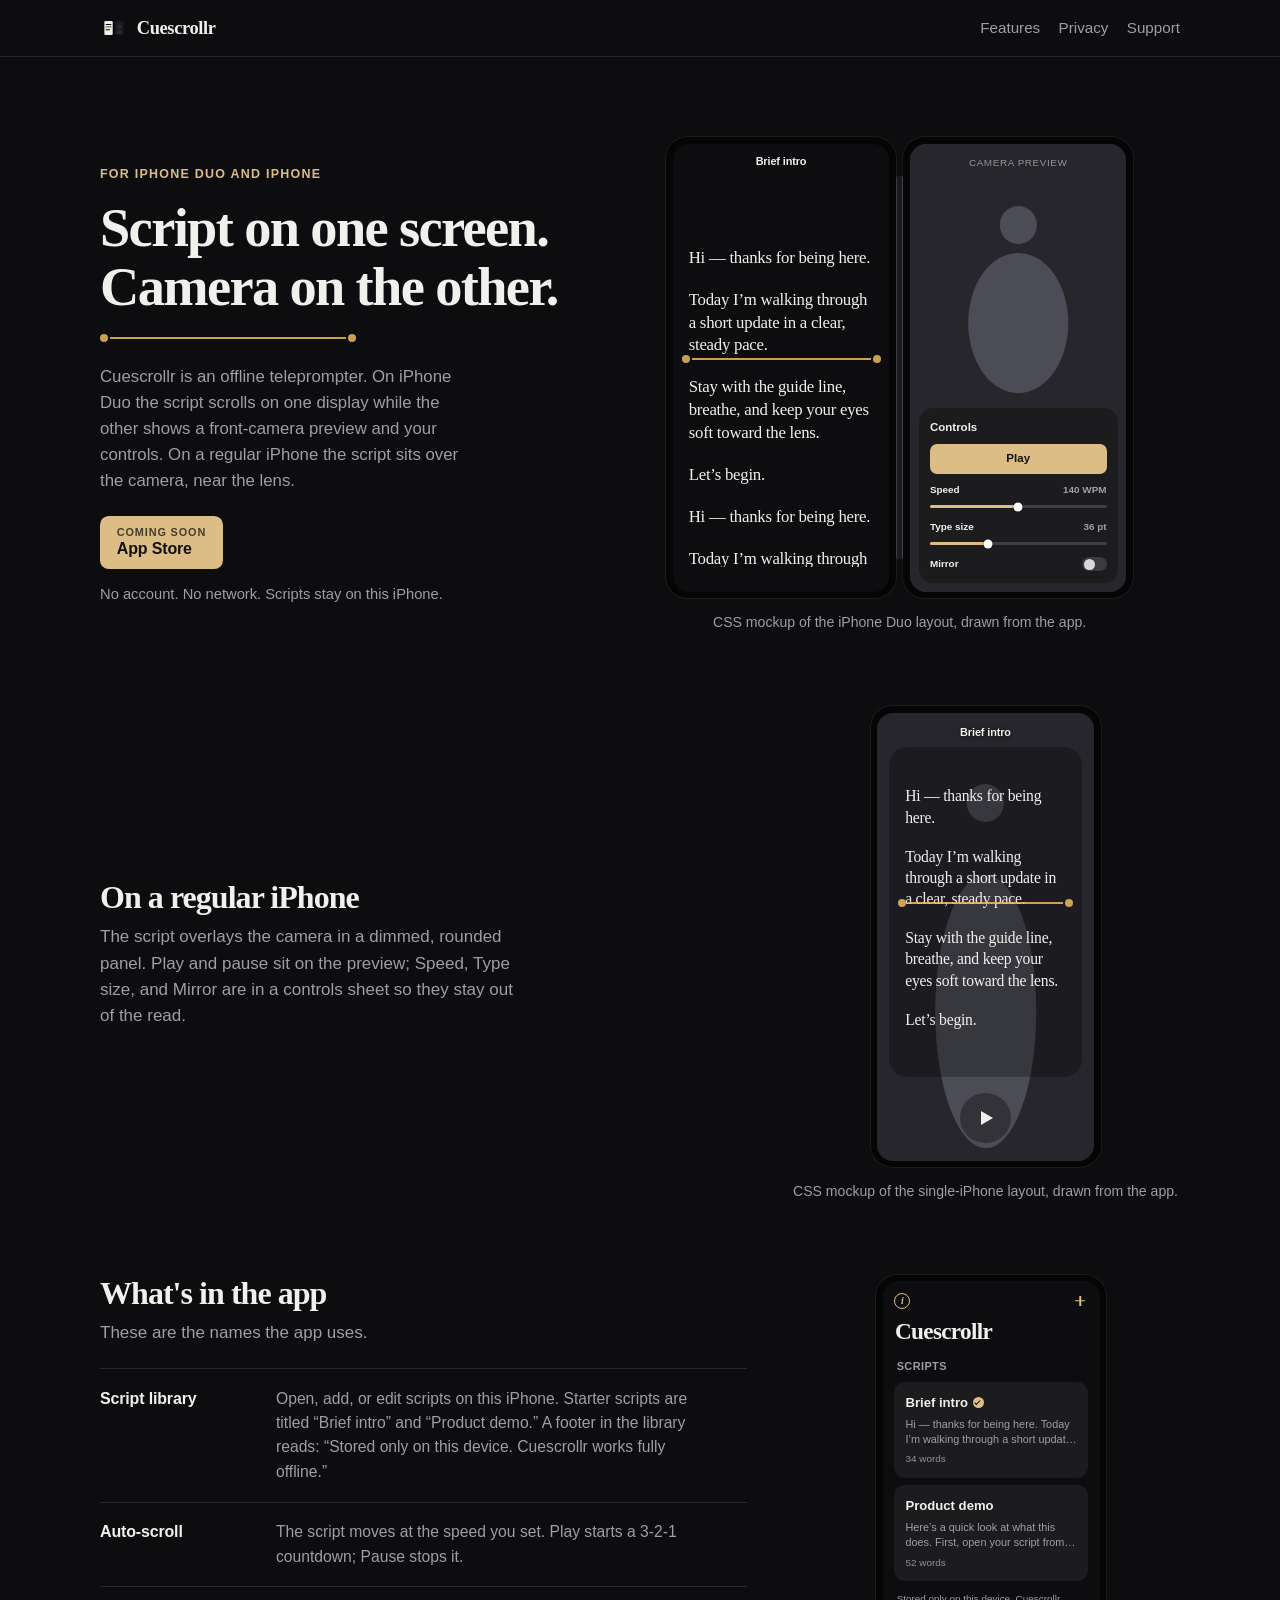
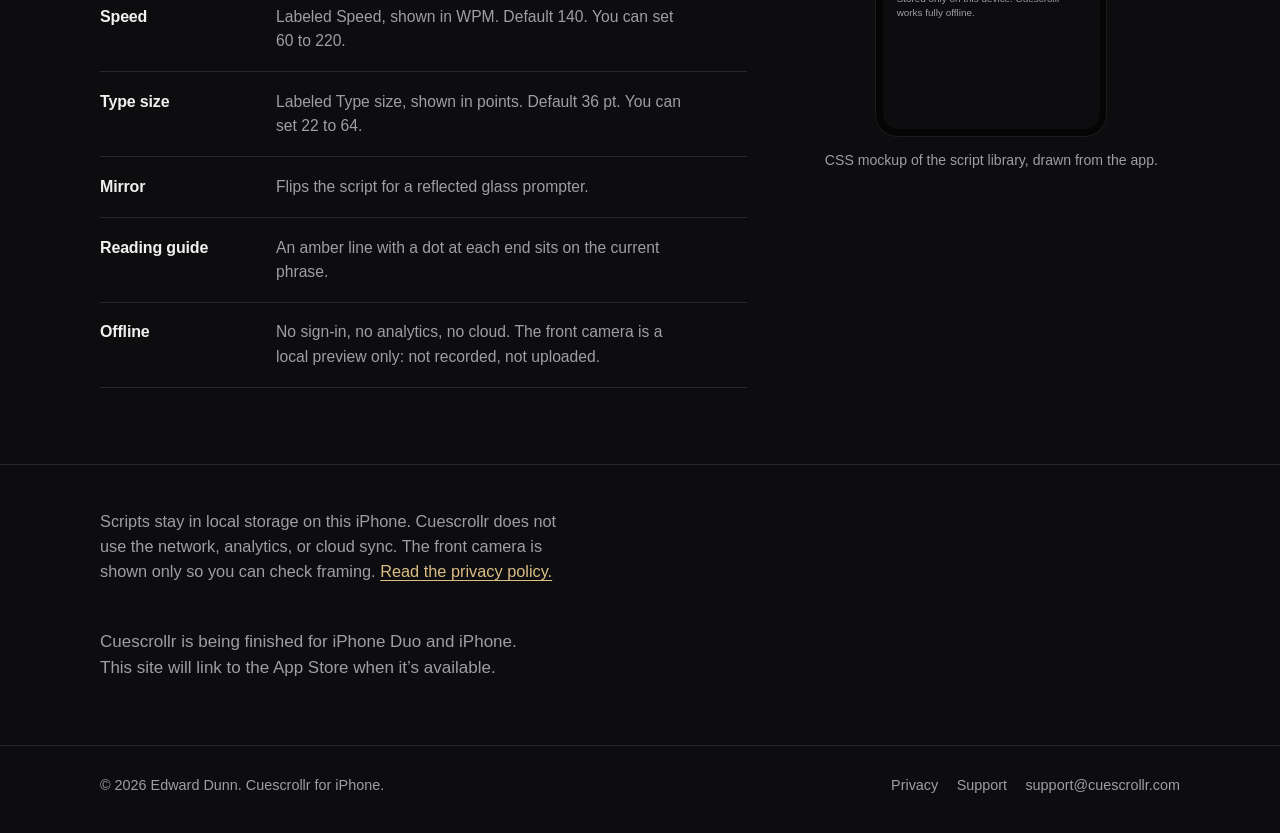
<file: index.html>
<!DOCTYPE html>
<html lang="en">
<head>
  <meta charset="utf-8">
  <meta name="viewport" content="width=device-width, initial-scale=1">
  <title>Cuescrollr — Teleprompter for iPhone Duo and iPhone</title>
  <meta name="description" content="Cuescrollr is an offline teleprompter for iPhone Duo and iPhone. Script on one screen, front-camera preview on the other — or script over the lens on a single iPhone.">
  <link rel="canonical" href="https://erdtheturd.github.io/cuescrollr/">
  <link rel="icon" href="favicon.svg" type="image/svg+xml">
  <link rel="icon" href="favicon-32.png" type="image/png" sizes="32x32">
  <link rel="apple-touch-icon" href="apple-touch-icon.png">
  <meta name="theme-color" content="#0D0D0F">
  <meta property="og:type" content="website">
  <meta property="og:site_name" content="Cuescrollr">
  <meta property="og:title" content="Cuescrollr — Teleprompter for iPhone Duo and iPhone">
  <meta property="og:description" content="An offline teleprompter for iPhone Duo and iPhone. Script on one screen, front-camera preview on the other.">
  <meta property="og:url" content="https://erdtheturd.github.io/cuescrollr/">
  <meta name="twitter:card" content="summary">
  <meta name="twitter:title" content="Cuescrollr">
  <meta name="twitter:description" content="An offline teleprompter for iPhone Duo and iPhone.">
  <link rel="stylesheet" href="styles.css">
</head>
<body>
  <a class="skip" href="#main">Skip to content</a>

  <header class="site-header">
    <div class="wrap nav">
      <a class="brand" href="./">
        <img src="favicon.svg" width="28" height="28" alt="">
        Cuescrollr
      </a>
      <nav class="nav-links" aria-label="Primary">
        <a href="#features">Features</a>
        <a href="privacy.html">Privacy</a>
        <a href="support.html">Support</a>
      </nav>
    </div>
  </header>

  <main id="main">
    <section class="hero">
      <div class="wrap hero-grid">
        <div class="hero-copy">
          <p class="kicker">For iPhone Duo and iPhone</p>
          <h1>Script on one screen. Camera on the other.</h1>
          <span class="cue-rule" aria-hidden="true"><span class="cue-line"></span></span>
          <p class="lede">Cuescrollr is an offline teleprompter. On iPhone Duo the script scrolls on one display while the other shows a front-camera preview and your controls. On a regular iPhone the script sits over the camera, near the lens.</p>
          <p class="store">
            <span class="btn-soon" aria-disabled="true">
              <span class="btn-kicker">Coming soon</span>
              <span class="btn-label">App Store</span>
            </span>
          </p>
          <p class="note">No account. No network. Scripts stay on this iPhone.</p>
        </div>

        <figure class="duo-figure">
          <div class="duo-device" role="img" aria-label="Two iPhone screens side by side. The left screen shows a scrolling serif script with an amber guide line. The right screen shows a camera preview and a Controls card with Play, Speed 140 WPM, Type size 36 pt, and Mirror.">
            <div class="phone" aria-hidden="true">
              <div class="bezel">
                <div class="screen script-screen">
                  <p class="screen-title">Brief intro</p>
                  <div class="script-stage">
                    <div class="script-scroll">
                      <p>Hi — thanks for being here.</p>
                      <p>Today I’m walking through a short update in a clear, steady pace.</p>
                      <p>Stay with the guide line, breathe, and keep your eyes soft toward the lens.</p>
                      <p>Let’s begin.</p>
                      <p>Hi — thanks for being here.</p>
                      <p>Today I’m walking through a short update in a clear, steady pace.</p>
                    </div>
                    <div class="guide">
                      <span class="guide-dot"></span>
                      <span class="guide-line"></span>
                      <span class="guide-dot"></span>
                    </div>
                  </div>
                </div>
              </div>
            </div>
            <div class="hinge" aria-hidden="true"></div>
            <div class="phone" aria-hidden="true">
              <div class="bezel">
                <div class="screen camera-screen">
                  <div class="preview">
                    <div class="preview-room"></div>
                    <div class="silhouette"></div>
                    <p class="preview-tag">Camera preview</p>
                  </div>
                  <div class="controls-card">
                    <p class="controls-heading">Controls</p>
                    <div class="play-btn">Play</div>
                    <div class="control-row">
                      <span>Speed</span>
                      <span class="control-value">140 WPM</span>
                    </div>
                    <div class="slider" style="--fill: 50%"><span class="slider-track"></span></div>
                    <div class="control-row">
                      <span>Type size</span>
                      <span class="control-value">36 pt</span>
                    </div>
                    <div class="slider" style="--fill: 33%"><span class="slider-track"></span></div>
                    <div class="mirror-row">
                      <span>Mirror</span>
                      <span class="toggle" aria-hidden="true"></span>
                    </div>
                  </div>
                </div>
              </div>
            </div>
          </div>
          <figcaption>CSS mockup of the iPhone Duo layout, drawn from the app.</figcaption>
        </figure>
      </div>
    </section>

    <section class="single-section" id="iphone" aria-labelledby="single-title">
      <div class="wrap single-grid">
        <div class="single-copy">
          <h2 id="single-title">On a regular iPhone</h2>
          <p>The script overlays the camera in a dimmed, rounded panel. Play and pause sit on the preview; Speed, Type size, and Mirror are in a controls sheet so they stay out of the read.</p>
        </div>
        <figure class="single-figure">
          <div class="phone phone-solo" role="img" aria-label="A single iPhone. A dimmed rounded panel of serif script with an amber guide line sits over a camera preview. A circular Play control is at the bottom.">
            <div class="bezel" aria-hidden="true">
              <div class="screen stacked-screen">
                <div class="preview preview-fill">
                  <div class="preview-room"></div>
                  <div class="silhouette"></div>
                </div>
                <p class="screen-title screen-title-overlay">Brief intro</p>
                <div class="script-overlay">
                  <div class="script-stage script-stage-inset">
                    <div class="script-scroll script-scroll-static">
                      <p>Hi — thanks for being here.</p>
                      <p>Today I’m walking through a short update in a clear, steady pace.</p>
                      <p>Stay with the guide line, breathe, and keep your eyes soft toward the lens.</p>
                      <p>Let’s begin.</p>
                    </div>
                    <div class="guide">
                      <span class="guide-dot"></span>
                      <span class="guide-line"></span>
                      <span class="guide-dot"></span>
                    </div>
                  </div>
                </div>
                <div class="play-disc">
                  <span class="play-icon"></span>
                </div>
              </div>
            </div>
          </div>
          <figcaption>CSS mockup of the single-iPhone layout, drawn from the app.</figcaption>
        </figure>
      </div>
    </section>

    <section class="features" id="features" aria-labelledby="features-title">
      <div class="wrap features-grid">
        <div class="features-main">
          <div class="features-head">
            <h2 id="features-title">What's in the app</h2>
            <p>These are the names the app uses.</p>
          </div>
          <ul class="feature-list">
            <li>
              <h3>Script library</h3>
              <p>Open, add, or edit scripts on this iPhone. Starter scripts are titled “Brief intro” and “Product demo.” A footer in the library reads: “Stored only on this device. Cuescrollr works fully offline.”</p>
            </li>
            <li>
              <h3>Auto-scroll</h3>
              <p>The script moves at the speed you set. Play starts a 3-2-1 countdown; Pause stops it.</p>
            </li>
            <li>
              <h3>Speed</h3>
              <p>Labeled Speed, shown in WPM. Default 140. You can set 60 to 220.</p>
            </li>
            <li>
              <h3>Type size</h3>
              <p>Labeled Type size, shown in points. Default 36 pt. You can set 22 to 64.</p>
            </li>
            <li>
              <h3>Mirror</h3>
              <p>Flips the script for a reflected glass prompter.</p>
            </li>
            <li>
              <h3>Reading guide</h3>
              <p>An amber line with a dot at each end sits on the current phrase.</p>
            </li>
            <li>
              <h3>Offline</h3>
              <p>No sign-in, no analytics, no cloud. The front camera is a local preview only: not recorded, not uploaded.</p>
            </li>
          </ul>
        </div>

        <figure class="library-figure">
          <div class="phone phone-solo phone-library" role="img" aria-label="The script library screen. Navigation title Cuescrollr, a Scripts list with Brief intro and Product demo, and the footer Stored only on this device. Cuescrollr works fully offline.">
            <div class="bezel" aria-hidden="true">
              <div class="screen library-screen">
                <div class="lib-bar">
                  <span class="lib-icon info"></span>
                  <span class="lib-icon plus"></span>
                </div>
                <p class="lib-wordmark">Cuescrollr</p>
                <p class="lib-section">Scripts</p>
                <div class="lib-row is-selected">
                  <p class="lib-title">Brief intro <span class="check"></span></p>
                  <p class="lib-preview">Hi — thanks for being here. Today I’m walking through a short update in a clear, steady pace.</p>
                  <p class="lib-meta">34 words</p>
                </div>
                <div class="lib-row">
                  <p class="lib-title">Product demo</p>
                  <p class="lib-preview">Here’s a quick look at what this does. First, open your script from the library.</p>
                  <p class="lib-meta">52 words</p>
                </div>
                <p class="lib-footer">Stored only on this device. Cuescrollr works fully offline.</p>
              </div>
            </div>
          </div>
          <figcaption>CSS mockup of the script library, drawn from the app.</figcaption>
        </figure>
      </div>
    </section>

    <section class="privacy-band" aria-labelledby="privacy-band-title">
      <div class="wrap">
        <h2 id="privacy-band-title" class="visually-hidden">Privacy</h2>
        <p>Scripts stay in local storage on this iPhone. Cuescrollr does not use the network, analytics, or cloud sync. The front camera is shown only so you can check framing. <a href="privacy.html">Read the privacy policy.</a></p>
      </div>
    </section>

    <section class="closing">
      <div class="wrap">
        <p>Cuescrollr is being finished for iPhone Duo and iPhone. This site will link to the App Store when it’s available.</p>
      </div>
    </section>
  </main>

  <footer class="site-footer">
    <div class="wrap footer-inner">
      <p>&copy; 2026 Edward Dunn. Cuescrollr for iPhone.</p>
      <div class="footer-links">
        <a href="privacy.html">Privacy</a>
        <a href="support.html">Support</a>
        <a href="mailto:support@cuescrollr.com">support@cuescrollr.com</a>
      </div>
    </div>
  </footer>
</body>
</html>
</file>
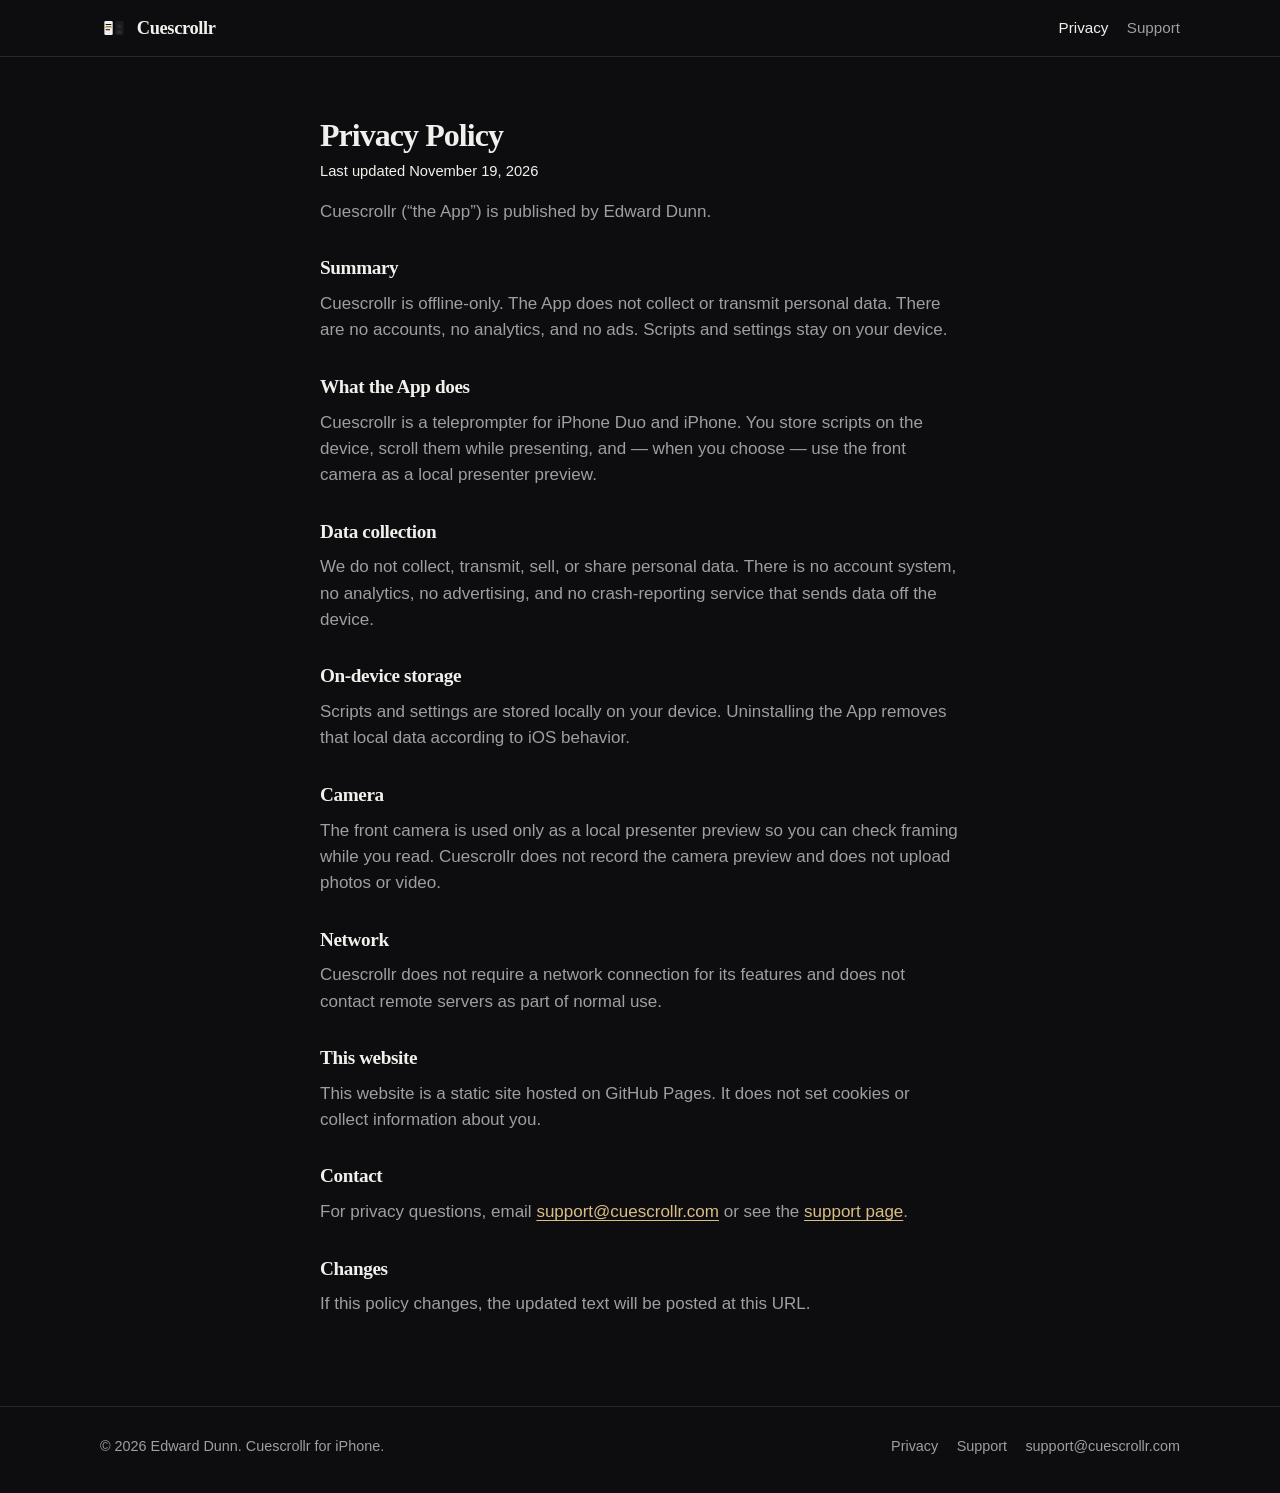
<file: privacy.html>
<!DOCTYPE html>
<html lang="en">
<head>
  <meta charset="utf-8">
  <meta name="viewport" content="width=device-width, initial-scale=1">
  <title>Privacy Policy — Cuescrollr</title>
  <meta name="description" content="Cuescrollr is offline-only and does not collect or transmit personal data. No accounts, analytics, or ads.">
  <link rel="canonical" href="https://erdtheturd.github.io/cuescrollr/privacy.html">
  <link rel="icon" href="favicon.svg" type="image/svg+xml">
  <link rel="icon" href="favicon-32.png" type="image/png" sizes="32x32">
  <link rel="apple-touch-icon" href="apple-touch-icon.png">
  <meta name="theme-color" content="#0D0D0F">
  <meta property="og:type" content="website">
  <meta property="og:site_name" content="Cuescrollr">
  <meta property="og:title" content="Cuescrollr Privacy Policy">
  <meta property="og:description" content="Cuescrollr is offline-only and does not collect or transmit personal data.">
  <meta property="og:url" content="https://erdtheturd.github.io/cuescrollr/privacy.html">
  <meta name="twitter:card" content="summary">
  <meta name="twitter:title" content="Cuescrollr Privacy Policy">
  <meta name="twitter:description" content="Cuescrollr is offline-only and does not collect or transmit personal data.">
  <link rel="stylesheet" href="styles.css">
</head>
<body>
  <a class="skip" href="#main">Skip to content</a>
  <header class="site-header">
    <div class="wrap nav">
      <a class="brand" href="./">
        <img src="favicon.svg" width="28" height="28" alt="">
        Cuescrollr
      </a>
      <nav class="nav-links" aria-label="Primary">
        <a href="privacy.html" aria-current="page">Privacy</a>
        <a href="support.html">Support</a>
      </nav>
    </div>
  </header>

  <main id="main" class="page">
    <article class="wrap prose">
      <h1>Privacy Policy</h1>
      <p class="updated">Last updated November 19, 2026</p>
      <p>Cuescrollr (“the App”) is published by Edward Dunn.</p>

      <h2>Summary</h2>
      <p>Cuescrollr is offline-only. The App does not collect or transmit personal data. There are no accounts, no analytics, and no ads. Scripts and settings stay on your device.</p>

      <h2>What the App does</h2>
      <p>Cuescrollr is a teleprompter for iPhone Duo and iPhone. You store scripts on the device, scroll them while presenting, and — when you choose — use the front camera as a local presenter preview.</p>

      <h2>Data collection</h2>
      <p>We do not collect, transmit, sell, or share personal data. There is no account system, no analytics, no advertising, and no crash-reporting service that sends data off the device.</p>

      <h2>On-device storage</h2>
      <p>Scripts and settings are stored locally on your device. Uninstalling the App removes that local data according to iOS behavior.</p>

      <h2>Camera</h2>
      <p>The front camera is used only as a local presenter preview so you can check framing while you read. Cuescrollr does not record the camera preview and does not upload photos or video.</p>

      <h2>Network</h2>
      <p>Cuescrollr does not require a network connection for its features and does not contact remote servers as part of normal use.</p>

      <h2>This website</h2>
      <p>This website is a static site hosted on GitHub Pages. It does not set cookies or collect information about you.</p>

      <h2>Contact</h2>
      <p>For privacy questions, email <a href="mailto:support@cuescrollr.com">support@cuescrollr.com</a> or see the <a href="support.html">support page</a>.</p>

      <h2>Changes</h2>
      <p>If this policy changes, the updated text will be posted at this URL.</p>
    </article>
  </main>

  <footer class="site-footer">
    <div class="wrap footer-inner">
      <p>&copy; 2026 Edward Dunn. Cuescrollr for iPhone.</p>
      <div class="footer-links">
        <a href="privacy.html">Privacy</a>
        <a href="support.html">Support</a>
        <a href="mailto:support@cuescrollr.com">support@cuescrollr.com</a>
      </div>
    </div>
  </footer>
</body>
</html>
</file>
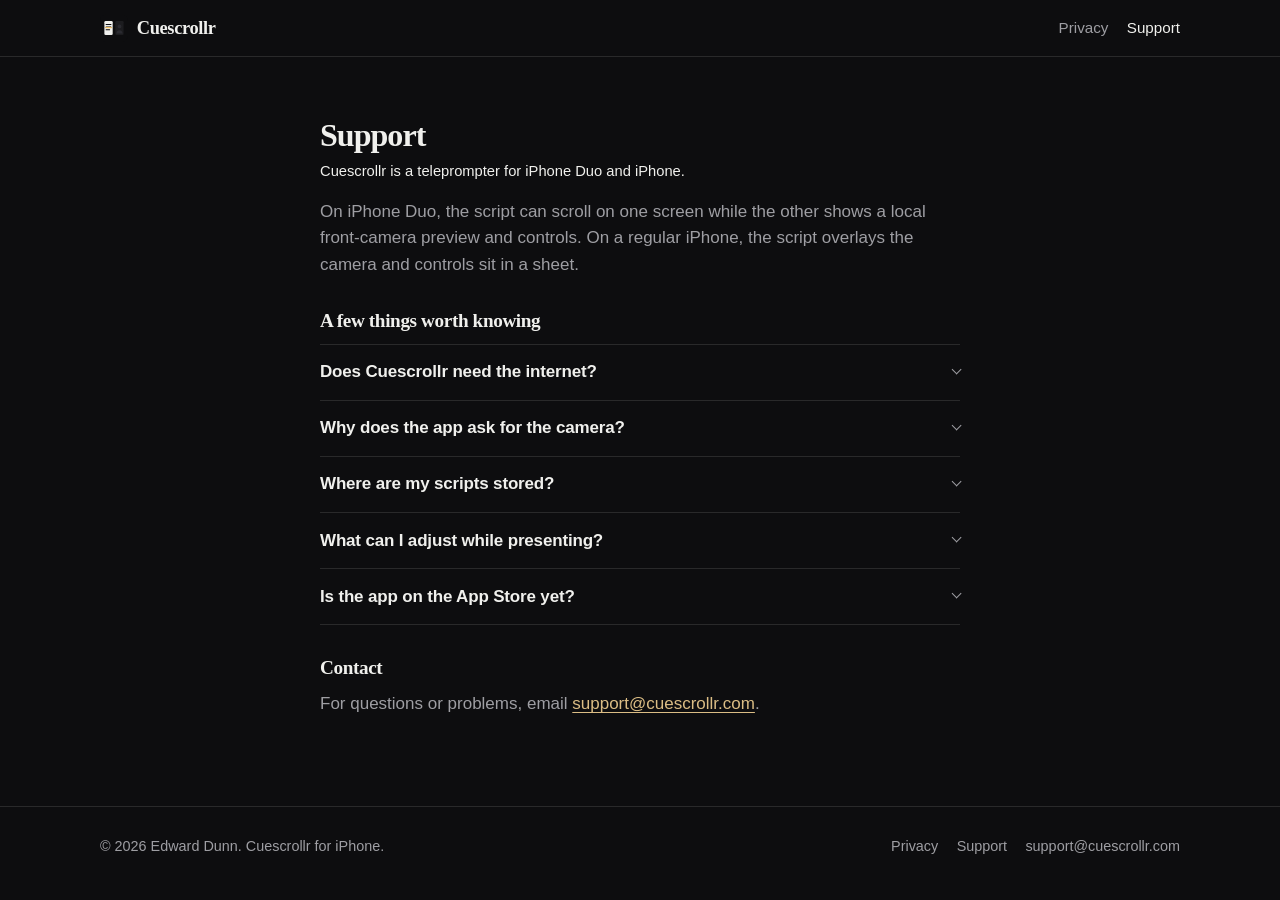
<file: support.html>
<!DOCTYPE html>
<html lang="en">
<head>
  <meta charset="utf-8">
  <meta name="viewport" content="width=device-width, initial-scale=1">
  <title>Support — Cuescrollr</title>
  <meta name="description" content="Help with Cuescrollr, an offline teleprompter for iPhone Duo and iPhone.">
  <link rel="canonical" href="https://erdtheturd.github.io/cuescrollr/support.html">
  <link rel="icon" href="favicon.svg" type="image/svg+xml">
  <link rel="icon" href="favicon-32.png" type="image/png" sizes="32x32">
  <link rel="apple-touch-icon" href="apple-touch-icon.png">
  <meta name="theme-color" content="#0D0D0F">
  <meta property="og:type" content="website">
  <meta property="og:site_name" content="Cuescrollr">
  <meta property="og:title" content="Cuescrollr Support">
  <meta property="og:description" content="Help with Cuescrollr, an offline teleprompter for iPhone Duo and iPhone.">
  <meta property="og:url" content="https://erdtheturd.github.io/cuescrollr/support.html">
  <meta name="twitter:card" content="summary">
  <meta name="twitter:title" content="Cuescrollr Support">
  <meta name="twitter:description" content="Help with Cuescrollr, an offline teleprompter for iPhone Duo and iPhone.">
  <link rel="stylesheet" href="styles.css">
</head>
<body>
  <a class="skip" href="#main">Skip to content</a>
  <header class="site-header">
    <div class="wrap nav">
      <a class="brand" href="./">
        <img src="favicon.svg" width="28" height="28" alt="">
        Cuescrollr
      </a>
      <nav class="nav-links" aria-label="Primary">
        <a href="privacy.html">Privacy</a>
        <a href="support.html" aria-current="page">Support</a>
      </nav>
    </div>
  </header>

  <main id="main" class="page">
    <article class="wrap prose">
      <h1>Support</h1>
      <p class="updated">Cuescrollr is a teleprompter for iPhone Duo and iPhone.</p>
      <p>On iPhone Duo, the script can scroll on one screen while the other shows a local front-camera preview and controls. On a regular iPhone, the script overlays the camera and controls sit in a sheet.</p>

      <h2>A few things worth knowing</h2>
      <div class="faq">
        <details>
          <summary>Does Cuescrollr need the internet?</summary>
          <p>No. The app works offline. Scripts and settings stay on your device.</p>
        </details>
        <details>
          <summary>Why does the app ask for the camera?</summary>
          <p>The front camera is used only as a local presenter preview so you can check framing while you read. Nothing is recorded or uploaded.</p>
        </details>
        <details>
          <summary>Where are my scripts stored?</summary>
          <p>In a script library on the device. Uninstalling the app removes local data according to iOS behavior.</p>
        </details>
        <details>
          <summary>What can I adjust while presenting?</summary>
          <p>Play and Pause, Speed (WPM), Type size, Mirror, a 3-2-1 countdown, and a reading guide line.</p>
        </details>
        <details>
          <summary>Is the app on the App Store yet?</summary>
          <p>Not yet. This site will link to the App Store when Cuescrollr is available.</p>
        </details>
      </div>

      <h2>Contact</h2>
      <p>For questions or problems, email <a href="mailto:support@cuescrollr.com">support@cuescrollr.com</a>.</p>
    </article>
  </main>

  <footer class="site-footer">
    <div class="wrap footer-inner">
      <p>&copy; 2026 Edward Dunn. Cuescrollr for iPhone.</p>
      <div class="footer-links">
        <a href="privacy.html">Privacy</a>
        <a href="support.html">Support</a>
        <a href="mailto:support@cuescrollr.com">support@cuescrollr.com</a>
      </div>
    </div>
  </footer>
</body>
</html>
</file>
<file: styles.css>
/* Cuescrollr marketing site — studio teleprompter, flat, typographic. System fonts only. */

:root {
  --bg: #0d0d0f;
  --elevated: #1c1c1f;
  --text: #f0f0ed;
  --muted: #9e9ea3;
  --guide: #ebba61;
  --guide-soft: rgba(235, 186, 97, 0.85);
  --accent: #dbbd85;
  --accent-ink: #14120c;
  --rule: rgba(240, 240, 237, 0.12);
  --bezel: #050506;
  --preview-room: #1a1a1e;
  --preview-figure: #2a2a30;
  --display: "New York", Palatino, "Palatino Linotype", "Times New Roman", serif;
  --ui: -apple-system, BlinkMacSystemFont, "SF Pro Text", "Segoe UI", Helvetica, Arial, sans-serif;
  --max: 1080px;
  --pad: clamp(1.25rem, 4vw, 2.5rem);
  --theme-color: #0d0d0f;
}

*,
*::before,
*::after {
  box-sizing: border-box;
}

html {
  -webkit-text-size-adjust: 100%;
  scroll-behavior: smooth;
}

@media (prefers-reduced-motion: reduce) {
  html {
    scroll-behavior: auto;
  }

  *,
  *::before,
  *::after {
    animation: none !important;
    transition: none !important;
  }
}

body {
  margin: 0;
  min-height: 100vh;
  color: var(--text);
  background: var(--bg);
  font: 17px/1.55 var(--ui);
  -webkit-font-smoothing: antialiased;
  text-rendering: optimizeLegibility;
}

img,
svg {
  max-width: 100%;
  height: auto;
  vertical-align: middle;
}

a {
  color: var(--accent);
  text-underline-offset: 0.16em;
}

a:hover {
  color: var(--text);
}

a:focus-visible,
.brand:focus-visible,
.nav-links a:focus-visible {
  outline: 2px solid var(--accent);
  outline-offset: 3px;
  border-radius: 3px;
}

.skip {
  position: absolute;
  left: -9999px;
  top: 0;
}

.skip:focus {
  left: var(--pad);
  top: 0.75rem;
  z-index: 100;
  background: var(--text);
  color: var(--bg);
  padding: 0.5rem 0.75rem;
  text-decoration: none;
  font-weight: 600;
}

.visually-hidden {
  position: absolute;
  width: 1px;
  height: 1px;
  padding: 0;
  margin: -1px;
  overflow: hidden;
  clip: rect(0, 0, 0, 0);
  white-space: nowrap;
  border: 0;
}

.wrap {
  width: min(100% - 2 * var(--pad), var(--max));
  margin-inline: auto;
}

/* Header */

.site-header {
  border-bottom: 1px solid var(--rule);
  background: var(--bg);
}

.nav {
  display: flex;
  align-items: center;
  justify-content: space-between;
  gap: 1rem;
  min-height: 3.5rem;
  padding-block: 0.35rem;
}

.brand {
  display: inline-flex;
  align-items: center;
  gap: 0.55rem;
  color: var(--text);
  text-decoration: none;
  font-family: var(--display);
  font-weight: 600;
  font-size: 1.15rem;
  letter-spacing: -0.02em;
}

.brand:hover {
  color: var(--text);
}

.brand img {
  width: 1.75rem;
  height: 1.75rem;
  border-radius: 0.4rem;
  flex: none;
}

.nav-links {
  display: flex;
  flex-wrap: wrap;
  gap: 0.85rem 1.15rem;
  font-size: 0.95rem;
}

.nav-links a {
  color: var(--muted);
  text-decoration: none;
}

.nav-links a:hover,
.nav-links a[aria-current="page"] {
  color: var(--text);
}

/* Hero */

.hero {
  padding: clamp(2.75rem, 8vw, 5rem) 0 clamp(3rem, 7vw, 4.5rem);
}

.hero-grid {
  display: grid;
  gap: clamp(2.25rem, 5vw, 3.5rem);
  align-items: center;
}

@media (min-width: 920px) {
  .hero-grid {
    grid-template-columns: minmax(0, 0.95fr) minmax(0, 1.15fr);
  }
}

.kicker {
  margin: 0 0 0.9rem;
  color: var(--accent);
  font-size: 0.78rem;
  font-weight: 600;
  letter-spacing: 0.1em;
  text-transform: uppercase;
}

.hero h1 {
  margin: 0 0 1.1rem;
  font-family: var(--display);
  font-size: clamp(2.15rem, 5.6vw, 3.4rem);
  font-weight: 600;
  letter-spacing: -0.03em;
  line-height: 1.08;
  max-width: 22ch;
}

.cue-rule {
  display: flex;
  align-items: center;
  width: min(16rem, 100%);
  margin: 0 0 1.35rem;
  height: 8px;
}

.cue-rule::before,
.cue-rule::after {
  content: "";
  width: 8px;
  height: 8px;
  border-radius: 50%;
  background: var(--guide-soft);
  flex: none;
}

.cue-line {
  flex: 1;
  height: 2px;
  margin: 0 2px;
  background: var(--guide-soft);
}

.lede {
  margin: 0 0 1.4rem;
  color: var(--muted);
  font-size: 1.05rem;
  max-width: 40ch;
}

.store {
  margin: 0 0 0.85rem;
}

.btn-soon {
  display: inline-flex;
  flex-direction: column;
  align-items: flex-start;
  gap: 0.05rem;
  padding: 0.65rem 1.05rem 0.7rem;
  background: var(--accent);
  color: var(--accent-ink);
  border-radius: 0.55rem;
  line-height: 1.15;
  cursor: default;
  user-select: none;
}

.btn-kicker {
  font-size: 0.68rem;
  font-weight: 600;
  letter-spacing: 0.08em;
  text-transform: uppercase;
  opacity: 0.75;
}

.btn-label {
  font-size: 1rem;
  font-weight: 650;
  letter-spacing: -0.01em;
}

.note {
  margin: 0;
  color: var(--muted);
  font-size: 0.92rem;
}

/* Shared phone chrome */

.phone {
  flex: none;
}

.bezel {
  background: var(--bezel);
  border-radius: 1.35rem;
  padding: 0.42rem;
  box-shadow: 0 0 0 1px rgba(240, 240, 237, 0.06);
}

.screen {
  position: relative;
  overflow: hidden;
  border-radius: 1rem;
  background: var(--bg);
}

/* Duo mockup */

.duo-figure,
.single-figure,
.library-figure {
  margin: 0;
}

.duo-device {
  display: flex;
  align-items: stretch;
  justify-content: center;
  gap: 0;
}

.duo-device .phone {
  width: min(46%, 230px);
  flex: 1 1 0;
  max-width: 230px;
}

.hinge {
  width: 0.45rem;
  margin: 7% 0;
  background: #1a1a1e;
  border-inline: 1px solid #3a3a40;
  border-radius: 2px;
  flex: none;
}

.script-screen,
.library-screen {
  min-height: 28rem;
}

.camera-screen,
.stacked-screen {
  min-height: 28rem;
}

.screen-title {
  margin: 0;
  padding: 0.55rem 0.7rem 0.35rem;
  text-align: center;
  font-size: 0.68rem;
  font-weight: 600;
  letter-spacing: -0.01em;
  color: var(--text);
}

.script-stage {
  position: relative;
  height: 24.5rem;
  overflow: hidden;
}

.script-scroll {
  padding: 4.5rem 1rem 6rem;
  animation: cue-scroll 32s linear infinite;
}

.script-scroll p {
  margin: 0 0 1.15em;
  font-family: var(--display);
  font-size: 1.05rem;
  font-weight: 500;
  line-height: 1.35;
  letter-spacing: -0.015em;
  color: var(--text);
}

.script-scroll-static {
  animation: none;
  padding-top: 2.4rem;
}

@keyframes cue-scroll {
  from {
    transform: translateY(0);
  }
  to {
    transform: translateY(-42%);
  }
}

.guide {
  position: absolute;
  left: 0.55rem;
  right: 0.55rem;
  top: 46%;
  display: flex;
  align-items: center;
  pointer-events: none;
}

.guide-line {
  flex: 1;
  height: 2px;
  background: var(--guide-soft);
}

.guide-dot {
  width: 8px;
  height: 8px;
  border-radius: 50%;
  background: var(--guide-soft);
  flex: none;
}

.guide-dot:first-child {
  margin-right: 2px;
}

.guide-dot:last-child {
  margin-left: 2px;
}

/* Camera preview */

.camera-screen {
  background: #111114;
}

.preview {
  position: absolute;
  inset: 0;
  background: #26262c;
}

.preview-room {
  display: none;
}

.silhouette {
  position: absolute;
  left: 50%;
  top: 14%;
  width: 54%;
  height: 52%;
  transform: translateX(-50%);
}

.camera-screen .silhouette {
  height: 40%;
}

.stacked-screen .silhouette {
  top: 16%;
  height: 78%;
}

.silhouette::before,
.silhouette::after {
  content: "";
  position: absolute;
  left: 50%;
  background: #4c4c56;
}

.silhouette::before {
  width: 32%;
  padding-bottom: 32%;
  top: 0;
  border-radius: 50%;
  transform: translateX(-50%);
}

.silhouette::after {
  width: 86%;
  height: 78%;
  top: 26%;
  border-radius: 50%;
  transform: translateX(-50%);
}

.preview-tag {
  position: absolute;
  top: 0.7rem;
  left: 0;
  right: 0;
  margin: 0;
  text-align: center;
  font-size: 0.62rem;
  letter-spacing: 0.06em;
  text-transform: uppercase;
  color: rgba(240, 240, 237, 0.55);
}

.controls-card {
  position: absolute;
  left: 0.55rem;
  right: 0.55rem;
  bottom: 0.55rem;
  background: var(--elevated);
  border-radius: 14px;
  padding: 0.65rem 0.7rem 0.7rem;
  color: var(--text);
}

.controls-heading {
  margin: 0 0 0.45rem;
  font-size: 0.72rem;
  font-weight: 650;
}

.play-btn {
  display: flex;
  align-items: center;
  justify-content: center;
  margin: 0 0 0.55rem;
  padding: 0.38rem 0.4rem;
  background: var(--accent);
  color: var(--accent-ink);
  border-radius: 0.45rem;
  font-size: 0.72rem;
  font-weight: 650;
}

.control-row {
  display: flex;
  justify-content: space-between;
  gap: 0.4rem;
  font-size: 0.62rem;
  font-weight: 600;
  margin-bottom: 0.2rem;
}

.control-value {
  color: var(--muted);
  font-variant-numeric: tabular-nums;
}

.slider {
  --fill: 50%;
  height: 0.7rem;
  margin: 0 0 0.45rem;
  display: flex;
  align-items: center;
}

.slider-track {
  position: relative;
  display: block;
  width: 100%;
  height: 3px;
  background: rgba(240, 240, 237, 0.16);
  border-radius: 99px;
}

.slider-track::before {
  content: "";
  position: absolute;
  left: 0;
  top: 0;
  height: 100%;
  width: var(--fill);
  background: var(--accent);
  border-radius: inherit;
}

.slider-track::after {
  content: "";
  position: absolute;
  top: 50%;
  left: var(--fill);
  width: 9px;
  height: 9px;
  background: #fff;
  border-radius: 50%;
  transform: translate(-50%, -50%);
  box-shadow: 0 0 0 1px rgba(0, 0, 0, 0.25);
}

.mirror-row {
  display: flex;
  align-items: center;
  justify-content: space-between;
  font-size: 0.62rem;
  font-weight: 600;
  margin-top: 0.15rem;
}

.toggle {
  width: 1.55rem;
  height: 0.92rem;
  background: #3a3a40;
  border-radius: 99px;
  position: relative;
}

.toggle::after {
  content: "";
  position: absolute;
  top: 2px;
  left: 2px;
  width: 0.68rem;
  height: 0.68rem;
  background: #d8d8dc;
  border-radius: 50%;
}

figcaption {
  margin: 0.85rem 0 0;
  text-align: center;
  font-size: 0.88rem;
  color: var(--muted);
}

/* Single iPhone */

.single-section {
  padding: 0 0 clamp(3rem, 7vw, 4.5rem);
}

.single-grid {
  display: grid;
  gap: clamp(2rem, 5vw, 3.25rem);
  align-items: center;
}

@media (min-width: 820px) {
  .single-grid {
    grid-template-columns: minmax(0, 1.15fr) minmax(0, 0.7fr);
  }
}

.single-copy h2,
.features-head h2,
.page h1 {
  margin: 0 0 0.55rem;
  font-family: var(--display);
  font-size: clamp(1.55rem, 3.2vw, 2rem);
  font-weight: 600;
  letter-spacing: -0.03em;
  line-height: 1.15;
}

.single-copy p {
  margin: 0;
  color: var(--muted);
  max-width: 44ch;
}

.single-figure,
.library-figure {
  display: flex;
  flex-direction: column;
  align-items: center;
}

.phone-solo {
  width: min(100%, 230px);
}

.stacked-screen {
  background: #111114;
}

.preview-fill {
  position: absolute;
  inset: 0;
}

.screen-title-overlay {
  position: absolute;
  top: 0;
  left: 0;
  right: 0;
  z-index: 2;
  padding-top: 0.7rem;
  text-shadow: 0 1px 4px rgba(0, 0, 0, 0.6);
}

.script-overlay {
  position: absolute;
  inset: 2.15rem 12px 5.2rem;
  background: rgba(0, 0, 0, 0.28);
  border-radius: 18px;
  overflow: hidden;
  z-index: 1;
}

.script-stage-inset {
  height: 100%;
}

.script-overlay .script-scroll p {
  font-size: 0.98rem;
}

.play-disc {
  position: absolute;
  left: 50%;
  bottom: 1.1rem;
  z-index: 2;
  width: 3.15rem;
  height: 3.15rem;
  margin-left: -1.575rem;
  background: rgba(0, 0, 0, 0.35);
  border-radius: 50%;
  display: flex;
  align-items: center;
  justify-content: center;
}

.play-icon {
  width: 0;
  height: 0;
  margin-left: 3px;
  border-style: solid;
  border-width: 0.45rem 0 0.45rem 0.75rem;
  border-color: transparent transparent transparent var(--text);
}

/* Features + library */

.features {
  padding: 0 0 clamp(3rem, 7vw, 4.75rem);
}

.features-grid {
  display: grid;
  gap: clamp(2.25rem, 5vw, 3.5rem);
  align-items: start;
}

@media (min-width: 880px) {
  .features-grid {
    grid-template-columns: minmax(0, 1.2fr) minmax(0, 0.7fr);
  }
}

.features-head {
  margin: 0 0 1.35rem;
}

.features-head p {
  margin: 0;
  color: var(--muted);
}

.feature-list {
  list-style: none;
  margin: 0;
  padding: 0;
  border-top: 1px solid var(--rule);
}

.feature-list li {
  padding: 1.1rem 0;
  border-bottom: 1px solid var(--rule);
  display: grid;
  gap: 0.25rem 1.5rem;
}

@media (min-width: 640px) {
  .feature-list li {
    grid-template-columns: 9.5rem 1fr;
    align-items: baseline;
  }
}

.feature-list h3 {
  margin: 0;
  font-size: 1rem;
  font-weight: 650;
  letter-spacing: -0.01em;
}

.feature-list p {
  margin: 0;
  color: var(--muted);
  font-size: 0.98rem;
  max-width: 48ch;
}

.library-screen {
  background: var(--bg);
  min-height: 28rem;
  padding: 0.55rem 0.7rem 1rem;
}

.lib-bar {
  display: flex;
  align-items: center;
  justify-content: space-between;
  margin: 0.15rem 0 0.65rem;
}

.lib-wordmark {
  margin: 0 0 0.85rem 0.05rem;
  font-family: var(--display);
  font-weight: 600;
  font-size: 1.45rem;
  letter-spacing: -0.03em;
  line-height: 1.1;
}

.lib-icon {
  width: 1rem;
  height: 1rem;
  position: relative;
  color: var(--accent);
}

.lib-icon.info {
  border: 1.5px solid var(--accent);
  border-radius: 50%;
}

.lib-icon.info::after {
  content: "i";
  position: absolute;
  inset: 0;
  display: flex;
  align-items: center;
  justify-content: center;
  font-size: 0.62rem;
  font-weight: 700;
  font-style: italic;
  font-family: var(--display);
}

.lib-icon.plus::before,
.lib-icon.plus::after {
  content: "";
  position: absolute;
  background: var(--accent);
  left: 50%;
  top: 50%;
}

.lib-icon.plus::before {
  width: 10px;
  height: 1.5px;
  transform: translate(-50%, -50%);
}

.lib-icon.plus::after {
  width: 1.5px;
  height: 10px;
  transform: translate(-50%, -50%);
}

.lib-section {
  margin: 0 0 0.45rem 0.15rem;
  font-size: 0.68rem;
  font-weight: 600;
  letter-spacing: 0.04em;
  text-transform: uppercase;
  color: var(--muted);
}

.lib-row {
  background: var(--elevated);
  border-radius: 0.7rem;
  padding: 0.65rem 0.7rem 0.7rem;
  margin-bottom: 0.45rem;
}

.lib-title {
  margin: 0 0 0.28rem;
  font-size: 0.82rem;
  font-weight: 650;
  display: flex;
  align-items: center;
  gap: 0.3rem;
}

.check {
  width: 0.72rem;
  height: 0.72rem;
  border-radius: 50%;
  background: var(--accent);
  position: relative;
  flex: none;
}

.check::after {
  content: "";
  position: absolute;
  left: 0.21rem;
  top: 0.11rem;
  width: 0.2rem;
  height: 0.36rem;
  border: solid var(--accent-ink);
  border-width: 0 1.6px 1.6px 0;
  transform: rotate(45deg);
}

.lib-preview {
  margin: 0 0 0.3rem;
  font-size: 0.68rem;
  line-height: 1.35;
  color: var(--muted);
  display: -webkit-box;
  -webkit-line-clamp: 2;
  -webkit-box-orient: vertical;
  overflow: hidden;
}

.lib-meta {
  margin: 0;
  font-size: 0.62rem;
  color: rgba(158, 158, 163, 0.9);
}

.lib-footer {
  margin: 0.7rem 0.15rem 0;
  font-size: 0.62rem;
  line-height: 1.4;
  color: var(--muted);
}

/* Privacy band + closing */

.privacy-band {
  border-top: 1px solid var(--rule);
  padding: clamp(2rem, 5vw, 2.75rem) 0;
}

.privacy-band p {
  margin: 0;
  max-width: 52ch;
  color: var(--muted);
  font-size: 1.02rem;
}

.closing {
  padding: 0 0 clamp(2.75rem, 6vw, 4rem);
}

.closing p {
  margin: 0;
  color: var(--muted);
  max-width: 46ch;
}

/* Interior pages */

.page {
  padding: clamp(2.5rem, 6vw, 3.75rem) 0 clamp(3rem, 7vw, 4.5rem);
}

.prose {
  max-width: 40rem;
}

.prose h1 {
  margin: 0 0 0.4rem;
}

.updated {
  margin: 0 0 1.5rem;
  color: var(--muted);
  font-size: 0.92rem;
}

.prose h2 {
  margin: 1.75rem 0 0.5rem;
  font-family: var(--display);
  font-size: 1.2rem;
  font-weight: 600;
  letter-spacing: -0.02em;
}

.prose p {
  margin: 0 0 1rem;
  color: var(--text);
}

.prose .lede,
.prose > p:not(.updated) {
  color: var(--muted);
}

.prose > p:first-of-type + p,
.prose h2 + p {
  color: var(--muted);
}

.faq {
  display: grid;
  gap: 0;
  border-top: 1px solid var(--rule);
  margin: 0 0 1.5rem;
}

.faq details {
  border-bottom: 1px solid var(--rule);
  padding: 0.9rem 0;
}

.faq summary {
  cursor: pointer;
  font-weight: 650;
  letter-spacing: -0.01em;
  list-style: none;
  color: var(--text);
}

.faq summary::-webkit-details-marker {
  display: none;
}

.faq summary::after {
  content: "";
  float: right;
  width: 0.45rem;
  height: 0.45rem;
  margin-top: 0.4rem;
  border-right: 1.5px solid var(--muted);
  border-bottom: 1.5px solid var(--muted);
  transform: rotate(45deg);
}

.faq details[open] summary::after {
  transform: rotate(225deg);
  margin-top: 0.55rem;
}

.faq details p {
  margin: 0.7rem 0 0.1rem;
  color: var(--muted);
}

/* Footer */

.site-footer {
  border-top: 1px solid var(--rule);
  padding: 1.75rem 0 2.25rem;
  font-size: 0.9rem;
  color: var(--muted);
}

.footer-inner {
  display: flex;
  flex-wrap: wrap;
  align-items: baseline;
  justify-content: space-between;
  gap: 0.75rem 1.5rem;
}

.footer-inner p {
  margin: 0;
}

.footer-links {
  display: flex;
  flex-wrap: wrap;
  gap: 0.85rem 1.15rem;
}

.footer-links a {
  color: var(--muted);
  text-decoration: none;
}

.footer-links a:hover {
  color: var(--text);
}

@media (max-width: 640px) {
  .script-screen,
  .camera-screen,
  .library-screen,
  .stacked-screen {
    min-height: 24rem;
  }

  .script-stage {
    height: 20.6rem;
  }

  .script-scroll p {
    font-size: 0.92rem;
  }

  .duo-device .phone {
    max-width: none;
  }
}
</file>
